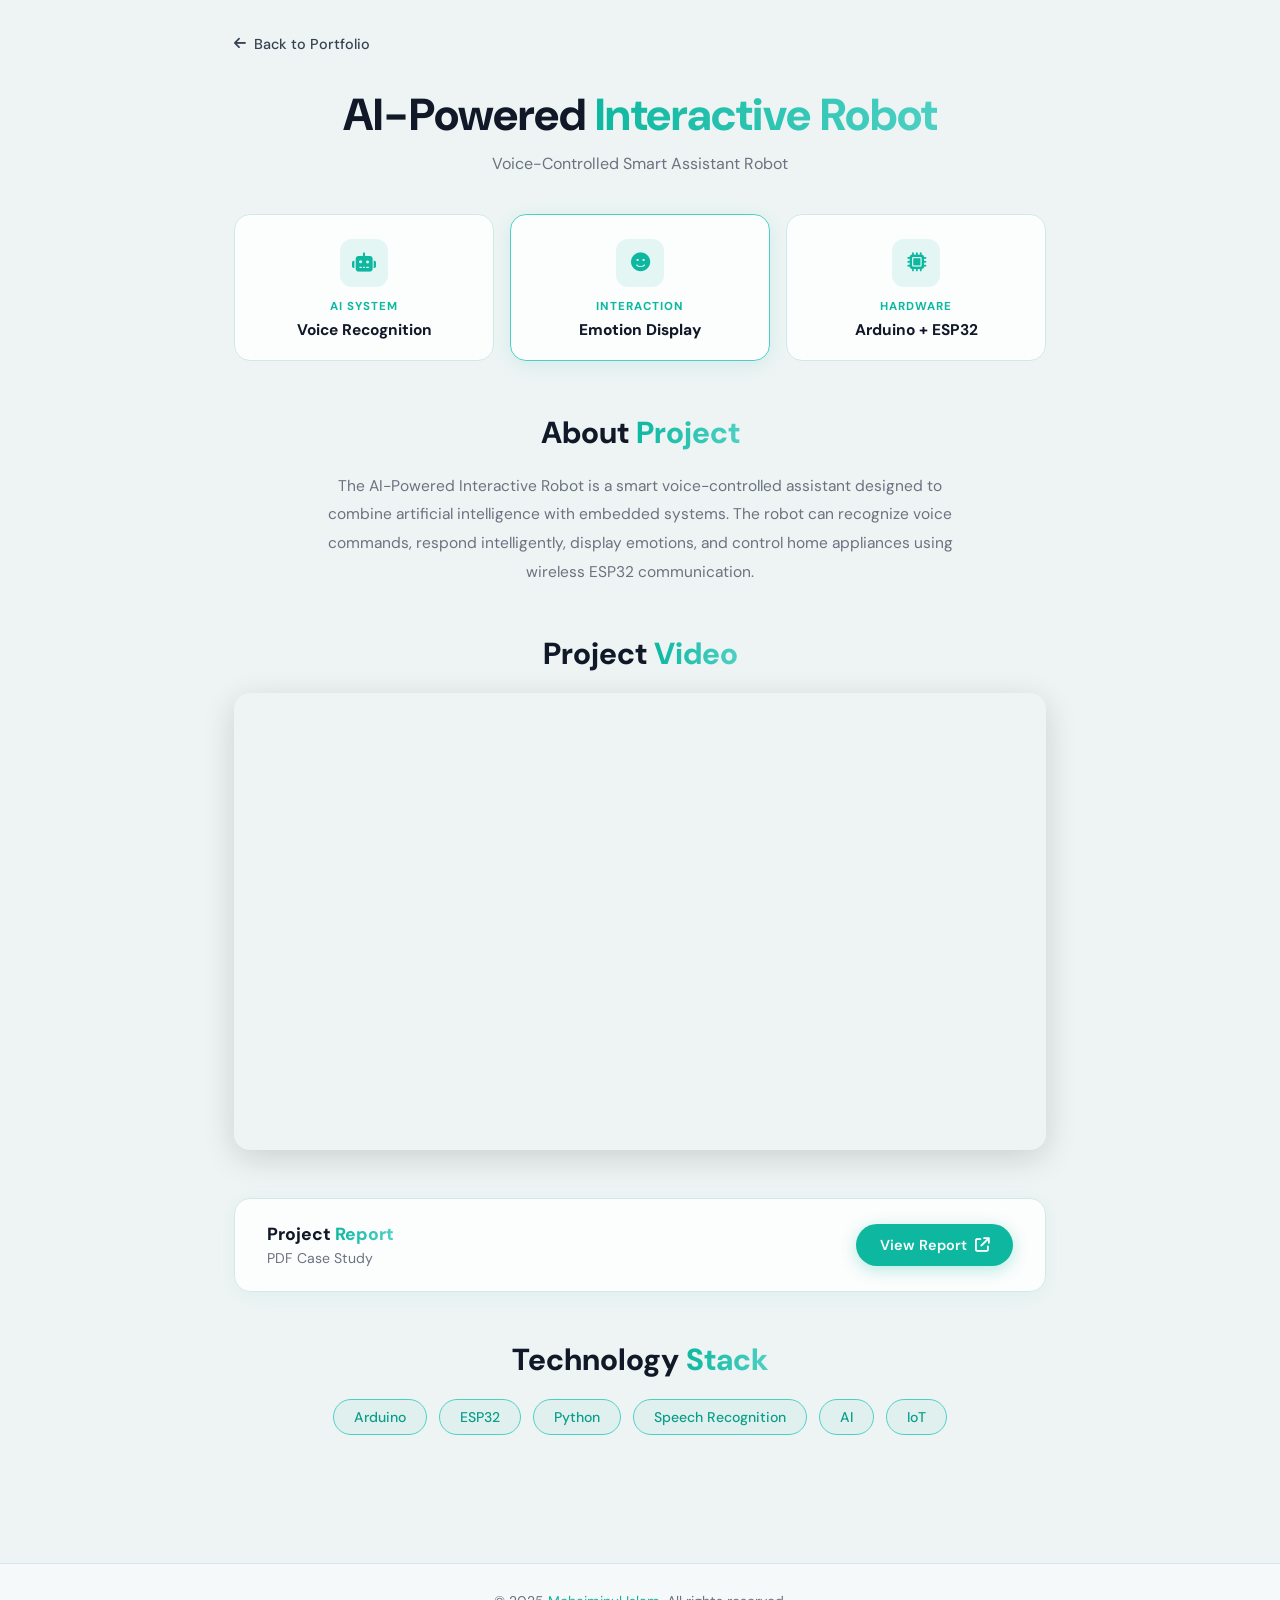
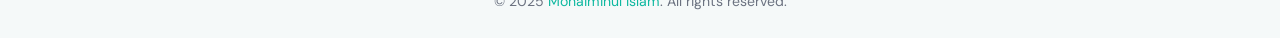
<file: ai-robot.html>
<!DOCTYPE html>
<html lang="en">

<head>
  <meta charset="UTF-8" />
  <meta name="viewport" content="width=device-width, initial-scale=1.0" />
  <title>AI-Powered Interactive Robot | Mohaiminul Islam</title>
  <link rel="preconnect" href="https://fonts.googleapis.com" />
  <link rel="preconnect" href="https://fonts.gstatic.com" crossorigin />
  <link
    href="https://fonts.googleapis.com/css2?family=DM+Sans:wght@400;500;600;700;800&family=Fira+Code:wght@500;700&display=swap"
    rel="stylesheet" />
  <link rel="stylesheet" href="https://cdnjs.cloudflare.com/ajax/libs/font-awesome/6.5.0/css/all.min.css" />
  <link rel="stylesheet" href="css/style.css" />
  <link rel="stylesheet" href="css/darkmode.css" />
  <style>
    /* ── Page layout ── */
    .project-page {
      min-height: 100vh;
      padding: 32px 24px 80px;
      max-width: 860px;
      margin: 0 auto;
    }

    /* ── Back button ── */
    .back-btn {
      display: inline-flex;
      align-items: center;
      gap: 8px;
      font-size: 0.9rem;
      font-weight: 500;
      color: var(--text-mid);
      cursor: pointer;
      margin-bottom: 36px;
      transition: color 0.2s ease;
      background: none;
      border: none;
      padding: 0;
      font-family: 'DM Sans', sans-serif;
    }

    .back-btn:hover {
      color: var(--teal);
    }

    .back-btn i {
      font-size: 0.85rem;
    }

    /* ── Hero heading ── */
    .proj-page-heading {
      text-align: center;
      margin-bottom: 40px;
      animation: fadeInDown 0.7s ease both;
    }

    .proj-page-heading h1 {
      font-size: clamp(1.8rem, 5vw, 2.8rem);
      font-weight: 800;
      color: var(--text-dark);
      line-height: 1.2;
      margin-bottom: 10px;
    }

    .proj-page-heading h1 span {
      background: linear-gradient(90deg, var(--teal), var(--teal-light));
      -webkit-background-clip: text;
      -webkit-text-fill-color: transparent;
      background-clip: text;
    }

    .proj-page-heading .subtitle {
      font-size: 1rem;
      color: var(--text-gray);
      font-weight: 400;
    }

    /* ── Feature cards row ── */
    .feature-cards {
      display: grid;
      grid-template-columns: repeat(3, 1fr);
      gap: 16px;
      margin-bottom: 52px;
      animation: fadeInUp 0.7s ease 0.1s both;
    }

    .feature-card {
      background: rgba(255, 255, 255, 0.8);
      border: 1px solid var(--border);
      border-radius: 16px;
      padding: 24px 16px 20px;
      text-align: center;
      transition: border-color 0.25s ease, box-shadow 0.25s ease, transform 0.25s ease;
    }

    .feature-card:nth-child(2) {
      border-color: var(--teal-light);
      box-shadow: 0 4px 20px rgba(14, 184, 160, 0.12);
    }

    .feature-card:hover {
      border-color: var(--teal);
      box-shadow: 0 6px 24px rgba(14, 184, 160, 0.15);
      transform: translateY(-3px);
    }

    .feature-card .fc-icon {
      width: 48px;
      height: 48px;
      border-radius: 12px;
      background: rgba(14, 184, 160, 0.1);
      color: var(--teal);
      display: flex;
      align-items: center;
      justify-content: center;
      font-size: 1.2rem;
      margin: 0 auto 12px;
    }

    .feature-card .fc-label {
      font-size: 0.72rem;
      font-weight: 700;
      color: var(--teal);
      letter-spacing: 0.08em;
      text-transform: uppercase;
      margin-bottom: 6px;
    }

    .feature-card .fc-value {
      font-size: 0.97rem;
      font-weight: 700;
      color: var(--text-dark);
    }

    .feature-card:nth-child(2) .fc-label,
    .feature-card:nth-child(2) .fc-value {
      font-weight: 800;
    }

    /* ── Section headings inside page ── */
    .pp-section {
      margin-bottom: 48px;
      animation: fadeInUp 0.6s ease both;
    }

    .pp-section:nth-child(3) {
      animation-delay: 0.15s;
    }

    .pp-section:nth-child(4) {
      animation-delay: 0.25s;
    }

    .pp-section:nth-child(5) {
      animation-delay: 0.35s;
    }

    .pp-section:nth-child(6) {
      animation-delay: 0.45s;
    }

    .pp-title {
      text-align: center;
      font-size: clamp(1.4rem, 3.5vw, 1.9rem);
      font-weight: 800;
      color: var(--text-dark);
      margin-bottom: 20px;
    }

    .pp-title span {
      background: linear-gradient(90deg, var(--teal), var(--teal-light));
      -webkit-background-clip: text;
      -webkit-text-fill-color: transparent;
      background-clip: text;
    }

    /* ── About project text ── */
    .pp-about-text {
      text-align: center;
      font-size: 0.97rem;
      color: var(--text-gray);
      line-height: 1.85;
      max-width: 660px;
      margin: 0 auto;
    }

    /* ── Video section ── */
    .video-wrap {
      border-radius: 16px;
      overflow: hidden;
      background: #000;
      position: relative;
      aspect-ratio: 16 / 9;
      cursor: pointer;
      box-shadow: 0 8px 32px rgba(0, 0, 0, 0.15);
    }

    .video-thumb {
      width: 100%;
      height: 100%;
      object-fit: cover;
      display: block;
      transition: opacity 0.3s ease;
    }

    .video-play-btn {
      position: absolute;
      inset: 0;
      display: flex;
      align-items: center;
      justify-content: center;
      background: rgba(0, 0, 0, 0.25);
      transition: background 0.3s ease;
    }

    .video-play-btn:hover {
      background: rgba(0, 0, 0, 0.35);
    }

    .play-circle {
      width: 72px;
      height: 72px;
      border-radius: 50%;
      background: rgba(255, 255, 255, 0.92);
      display: flex;
      align-items: center;
      justify-content: center;
      font-size: 1.6rem;
      color: var(--teal);
      box-shadow: 0 4px 20px rgba(0, 0, 0, 0.25);
      transition: transform 0.2s ease;
    }

    .video-wrap:hover .play-circle {
      transform: scale(1.1);
    }

    /* Google Drive embed iframe */
    .video-iframe-wrap {
      border-radius: 16px;
      overflow: hidden;
      aspect-ratio: 16 / 9;
      box-shadow: 0 8px 32px rgba(0, 0, 0, 0.15);
    }

    .video-iframe-wrap iframe {
      width: 100%;
      height: 100%;
      border: none;
      display: block;
    }

    /* ── Project Report card ── */
    .report-card {
      background: rgba(255, 255, 255, 0.82);
      border: 1px solid var(--border);
      border-radius: 16px;
      padding: 24px 32px;
      display: flex;
      align-items: center;
      justify-content: space-between;
      gap: 20px;
      box-shadow: 0 4px 20px rgba(14, 184, 160, 0.07);
    }

    .report-card-left h3 {
      font-size: 1.1rem;
      font-weight: 800;
      color: var(--text-dark);
      margin-bottom: 4px;
    }

    .report-card-left h3 span {
      background: linear-gradient(90deg, var(--teal), var(--teal-light));
      -webkit-background-clip: text;
      -webkit-text-fill-color: transparent;
      background-clip: text;
    }

    .report-card-left p {
      font-size: 0.88rem;
      color: var(--text-gray);
    }

    .btn-report {
      display: inline-flex;
      align-items: center;
      gap: 8px;
      padding: 12px 24px;
      background: var(--teal);
      color: white;
      border-radius: 999px;
      font-size: 0.9rem;
      font-weight: 600;
      white-space: nowrap;
      transition: all 0.25s ease;
      box-shadow: 0 4px 16px rgba(14, 184, 160, 0.3);
      flex-shrink: 0;
    }

    .btn-report:hover {
      background: var(--teal-dark);
      transform: translateY(-2px);
      box-shadow: 0 6px 20px rgba(14, 184, 160, 0.4);
    }

    /* ── Technology Stack tags ── */
    .tech-tags {
      display: flex;
      flex-wrap: wrap;
      justify-content: center;
      gap: 12px;
    }

    .tech-tags span {
      padding: 8px 20px;
      border: 1.5px solid var(--teal-light);
      border-radius: 999px;
      font-size: 0.88rem;
      font-weight: 500;
      color: var(--teal-dark);
      background: rgba(14, 184, 160, 0.06);
      transition: all 0.25s ease;
    }

    .tech-tags span:hover {
      background: var(--teal);
      color: white;
      border-color: var(--teal);
    }

    /* ── Responsive ── */
    @media (max-width: 600px) {
      .feature-cards {
        grid-template-columns: 1fr;
      }

      .report-card {
        flex-direction: column;
        align-items: flex-start;
      }

      .btn-report {
        width: 100%;
        justify-content: center;
      }
    }
  </style>
</head>

<body>

  <div class="project-page">

    <!-- Back button -->
    <button class="back-btn" onclick="goBackToProjects()">
      <i class="fa-solid fa-arrow-left"></i> Back to Portfolio
    </button>

    <!-- ── Heading ── -->
    <div class="proj-page-heading">
      <h1>AI-Powered <span>Interactive Robot</span></h1>
      <p class="subtitle">Voice-Controlled Smart Assistant Robot</p>
    </div>

    <!-- ── Feature cards ── -->
    <div class="feature-cards">
      <div class="feature-card">
        <div class="fc-icon"><i class="fa-solid fa-robot"></i></div>
        <div class="fc-label">AI System</div>
        <div class="fc-value">Voice Recognition</div>
      </div>
      <div class="feature-card">
        <div class="fc-icon"><i class="fa-solid fa-face-smile"></i></div>
        <div class="fc-label">Interaction</div>
        <div class="fc-value">Emotion Display</div>
      </div>
      <div class="feature-card">
        <div class="fc-icon"><i class="fa-solid fa-microchip"></i></div>
        <div class="fc-label">Hardware</div>
        <div class="fc-value">Arduino + ESP32</div>
      </div>
    </div>

    <!-- ── About Project ── -->
    <div class="pp-section">
      <h2 class="pp-title">About <span>Project</span></h2>
      <p class="pp-about-text">
        The AI-Powered Interactive Robot is a smart voice-controlled assistant designed to combine artificial
        intelligence with embedded systems. The robot can recognize voice commands, respond
        intelligently, display emotions, and control home appliances using wireless ESP32 communication.
      </p>
    </div>

    <!-- ── Project Video ── -->
    <div class="pp-section">
      <h2 class="pp-title">Project <span>Video</span></h2>
      <div class="video-iframe-wrap">
        <iframe src="https://drive.google.com/file/d/1MqaILeNbwnjgKbKI9uFzTZF8RxDJLDPs/preview" allow="autoplay"
          allowfullscreen></iframe>
      </div>
    </div>

    <!-- ── Project Report ── -->
    <div class="pp-section">
      <div class="report-card">
        <div class="report-card-left">
          <h3>Project <span>Report</span></h3>
          <p>PDF Case Study</p>
        </div>
        <a href="https://drive.google.com/file/d/1pEWVEVd-b7zKnuC980sGT7x6vD34o4qe/view" target="_blank"
          class="btn-report">
          View Report <i class="fa-solid fa-arrow-up-right-from-square"></i>
        </a>
      </div>
    </div>

    <!-- ── Technology Stack ── -->
    <div class="pp-section">
      <h2 class="pp-title">Technology <span>Stack</span></h2>
      <div class="tech-tags">
        <span>Arduino</span>
        <span>ESP32</span>
        <span>Python</span>
        <span>Speech Recognition</span>
        <span>AI</span>
        <span>IoT</span>
      </div>
    </div>

  </div><!-- /.project-page -->

  <!-- Footer -->
  <footer>
    <p>&copy; 2025 <span>Mohaiminul Islam</span>. All rights reserved.</p>
  </footer>

  <script>
    // Go back to index.html and scroll to the Projects section
    function goBackToProjects() {
      // Store intent in sessionStorage so index.html knows to scroll to #projects
      sessionStorage.setItem('scrollTo', 'projects');
      window.location.href = 'index.html';
    }
  </script>
  <script src="js/script.js"></script>
  <script src="js/darkmode.js"></script>
</body>

</html>
</file>
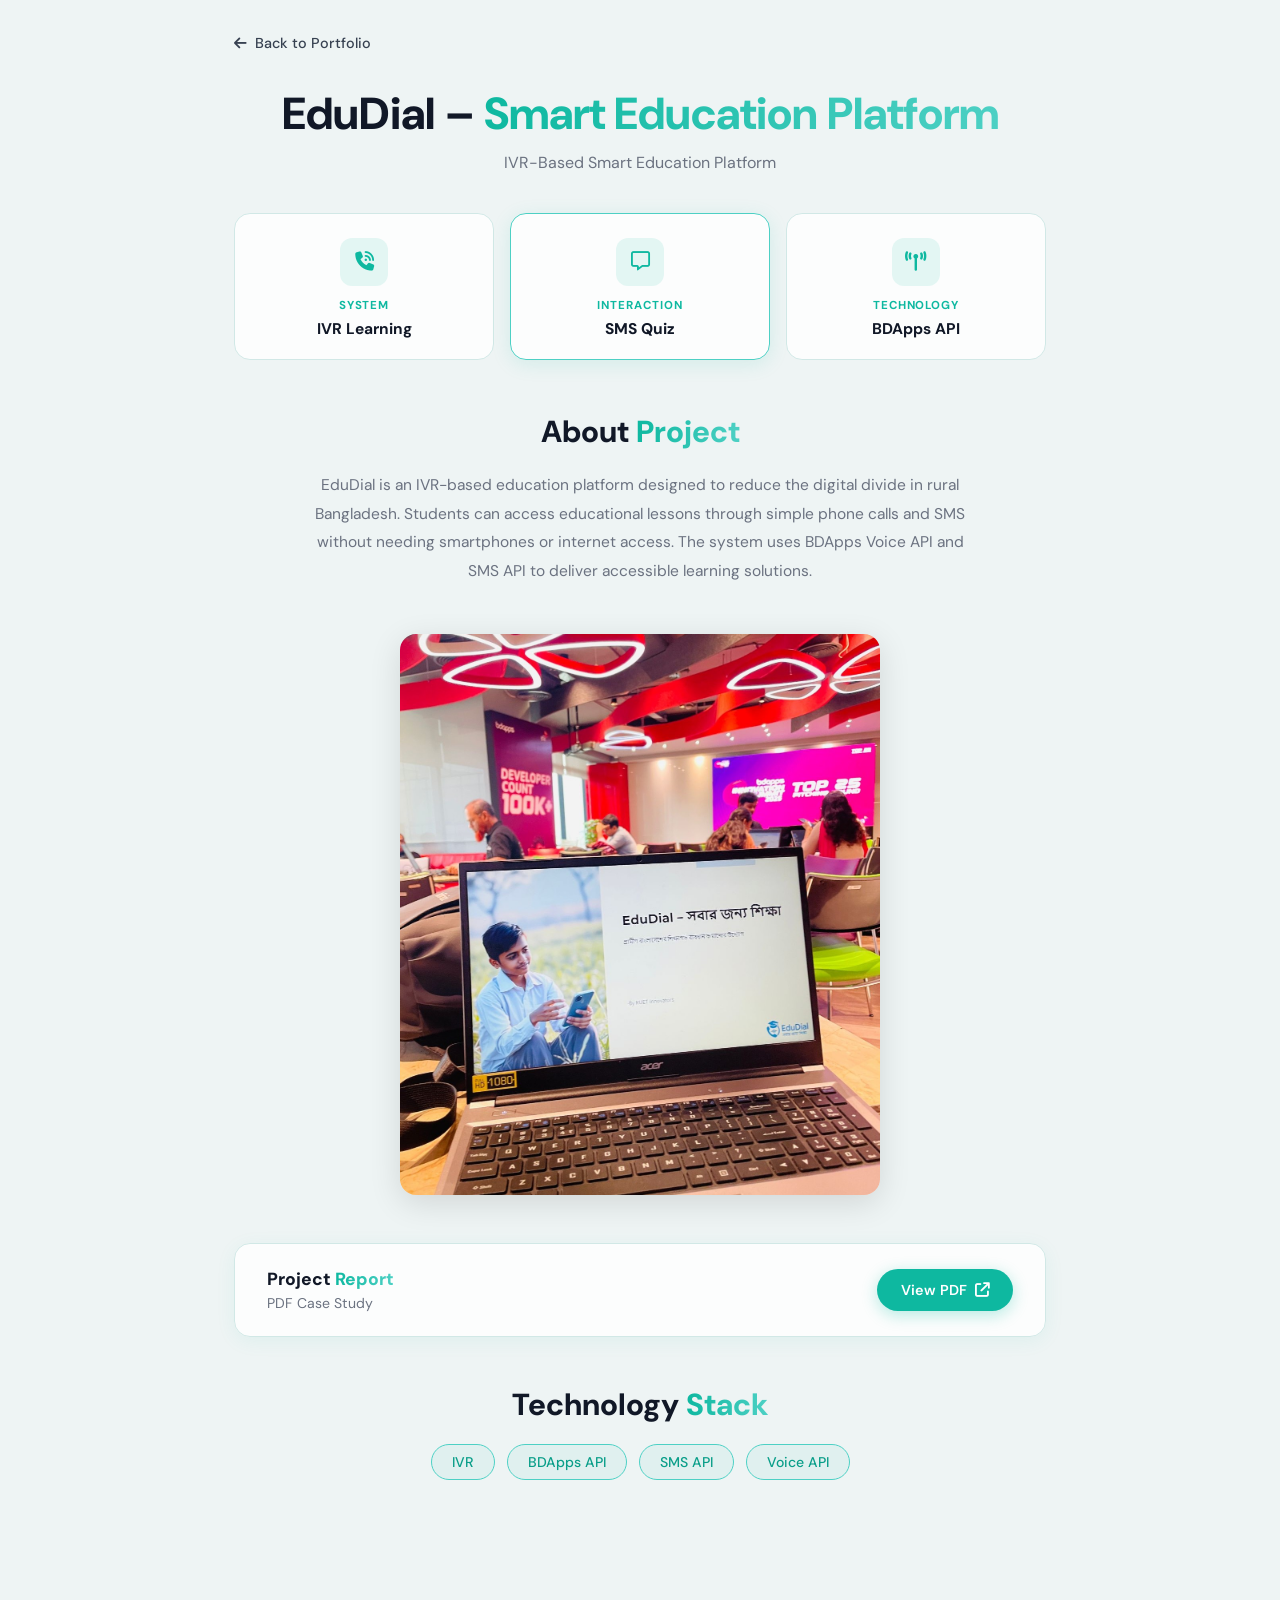
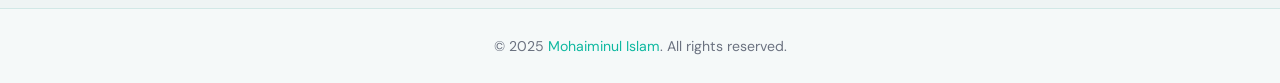
<file: edudial.html>
<!DOCTYPE html>
<html lang="en">

<head>
  <meta charset="UTF-8" />
  <meta name="viewport" content="width=device-width, initial-scale=1.0" />
  <title>EduDial | Mohaiminul Islam</title>
  <link rel="preconnect" href="https://fonts.googleapis.com" />
  <link rel="preconnect" href="https://fonts.gstatic.com" crossorigin />
  <link
    href="https://fonts.googleapis.com/css2?family=DM+Sans:wght@400;500;600;700;800&family=Fira+Code:wght@500;700&display=swap"
    rel="stylesheet" />
  <link rel="stylesheet" href="https://cdnjs.cloudflare.com/ajax/libs/font-awesome/6.5.0/css/all.min.css" />
  <link rel="stylesheet" href="css/style.css" />
  <link rel="stylesheet" href="css/darkmode.css" />
  <style>
    .project-page {
      min-height: 100vh;
      padding: 32px 24px 80px;
      max-width: 860px;
      margin: 0 auto;
    }

    /* Back button */
    .back-btn {
      display: inline-flex;
      align-items: center;
      gap: 8px;
      font-size: 0.9rem;
      font-weight: 500;
      color: var(--text-mid);
      cursor: pointer;
      margin-bottom: 36px;
      transition: color 0.2s ease;
      background: none;
      border: none;
      padding: 0;
      font-family: 'DM Sans', sans-serif;
    }

    .back-btn:hover {
      color: var(--teal);
    }

    /* Hero heading */
    .proj-page-heading {
      text-align: center;
      margin-bottom: 40px;
      animation: fadeInDown 0.7s ease both;
    }

    .proj-page-heading h1 {
      font-size: clamp(1.8rem, 5vw, 2.8rem);
      font-weight: 800;
      color: var(--text-dark);
      line-height: 1.2;
      margin-bottom: 10px;
    }

    .proj-page-heading h1 span {
      background: linear-gradient(90deg, var(--teal), var(--teal-light));
      -webkit-background-clip: text;
      -webkit-text-fill-color: transparent;
      background-clip: text;
    }

    .proj-page-heading .subtitle {
      font-size: 1rem;
      color: var(--text-gray);
    }

    /* Feature cards */
    .feature-cards {
      display: grid;
      grid-template-columns: repeat(3, 1fr);
      gap: 16px;
      margin-bottom: 52px;
      animation: fadeInUp 0.7s ease 0.1s both;
    }

    .feature-card {
      background: rgba(255, 255, 255, 0.8);
      border: 1px solid var(--border);
      border-radius: 16px;
      padding: 24px 16px 20px;
      text-align: center;
      transition: border-color 0.25s, box-shadow 0.25s, transform 0.25s;
    }

    .feature-card:nth-child(2) {
      border-color: var(--teal-light);
      box-shadow: 0 4px 20px rgba(14, 184, 160, 0.12);
    }

    .feature-card:hover {
      border-color: var(--teal);
      box-shadow: 0 6px 24px rgba(14, 184, 160, 0.15);
      transform: translateY(-3px);
    }

    .feature-card .fc-icon {
      width: 48px;
      height: 48px;
      border-radius: 12px;
      background: rgba(14, 184, 160, 0.1);
      color: var(--teal);
      display: flex;
      align-items: center;
      justify-content: center;
      font-size: 1.2rem;
      margin: 0 auto 12px;
    }

    .feature-card .fc-label {
      font-size: 0.72rem;
      font-weight: 700;
      color: var(--teal);
      letter-spacing: 0.08em;
      text-transform: uppercase;
      margin-bottom: 6px;
    }

    .feature-card .fc-value {
      font-size: 0.97rem;
      font-weight: 700;
      color: var(--text-dark);
    }

    .feature-card:nth-child(2) .fc-value {
      font-weight: 800;
    }

    /* Section */
    .pp-section {
      margin-bottom: 48px;
      animation: fadeInUp 0.6s ease both;
    }

    .pp-section:nth-child(3) {
      animation-delay: 0.15s;
    }

    .pp-section:nth-child(4) {
      animation-delay: 0.25s;
    }

    .pp-section:nth-child(5) {
      animation-delay: 0.35s;
    }

    .pp-section:nth-child(6) {
      animation-delay: 0.45s;
    }

    .pp-title {
      text-align: center;
      font-size: clamp(1.4rem, 3.5vw, 1.9rem);
      font-weight: 800;
      color: var(--text-dark);
      margin-bottom: 20px;
    }

    .pp-title span {
      background: linear-gradient(90deg, var(--teal), var(--teal-light));
      -webkit-background-clip: text;
      -webkit-text-fill-color: transparent;
      background-clip: text;
    }

    /* About text */
    .pp-about-text {
      text-align: center;
      font-size: 0.97rem;
      color: var(--text-gray);
      line-height: 1.85;
      max-width: 660px;
      margin: 0 auto;
    }

    /* Project image */
    .proj-image-wrap {
      display: flex;
      justify-content: center;
    }

    .proj-image-wrap img {
      width: 100%;
      max-width: 480px;
      border-radius: 16px;
      object-fit: cover;
      box-shadow: 0 8px 32px rgba(0, 0, 0, 0.12);
      transition: transform 0.3s ease;
    }

    .proj-image-wrap img:hover {
      transform: scale(1.02);
    }

    /* Image placeholder */
    .proj-img-placeholder {
      width: 100%;
      max-width: 480px;
      aspect-ratio: 4/3;
      border-radius: 16px;
      background: linear-gradient(135deg, #d4f0ed, #e8f8f6);
      border: 2px dashed var(--teal);
      display: flex;
      flex-direction: column;
      align-items: center;
      justify-content: center;
      gap: 12px;
      color: var(--teal);
    }

    .proj-img-placeholder i {
      font-size: 2.5rem;
      opacity: 0.5;
    }

    .proj-img-placeholder p {
      font-size: 0.88rem;
      opacity: 0.6;
    }

    /* Report card */
    .report-card {
      background: rgba(255, 255, 255, 0.82);
      border: 1px solid var(--border);
      border-radius: 16px;
      padding: 24px 32px;
      display: flex;
      align-items: center;
      justify-content: space-between;
      gap: 20px;
      box-shadow: 0 4px 20px rgba(14, 184, 160, 0.07);
    }

    .report-card-left h3 {
      font-size: 1.1rem;
      font-weight: 800;
      color: var(--text-dark);
      margin-bottom: 4px;
    }

    .report-card-left h3 span {
      background: linear-gradient(90deg, var(--teal), var(--teal-light));
      -webkit-background-clip: text;
      -webkit-text-fill-color: transparent;
      background-clip: text;
    }

    .report-card-left p {
      font-size: 0.88rem;
      color: var(--text-gray);
    }

    .btn-report {
      display: inline-flex;
      align-items: center;
      gap: 8px;
      padding: 12px 24px;
      background: var(--teal);
      color: white;
      border-radius: 999px;
      font-size: 0.9rem;
      font-weight: 600;
      white-space: nowrap;
      transition: all 0.25s ease;
      box-shadow: 0 4px 16px rgba(14, 184, 160, 0.3);
      flex-shrink: 0;
    }

    .btn-report:hover {
      background: var(--teal-dark);
      transform: translateY(-2px);
      box-shadow: 0 6px 20px rgba(14, 184, 160, 0.4);
    }

    /* Tech tags */
    .tech-tags {
      display: flex;
      flex-wrap: wrap;
      justify-content: center;
      gap: 12px;
    }

    .tech-tags span {
      padding: 8px 20px;
      border: 1.5px solid var(--teal-light);
      border-radius: 999px;
      font-size: 0.88rem;
      font-weight: 500;
      color: var(--teal-dark);
      background: rgba(14, 184, 160, 0.06);
      transition: all 0.25s ease;
    }

    .tech-tags span:hover {
      background: var(--teal);
      color: white;
      border-color: var(--teal);
    }

    @media (max-width: 600px) {
      .feature-cards {
        grid-template-columns: 1fr;
      }

      .report-card {
        flex-direction: column;
        align-items: flex-start;
      }

      .btn-report {
        width: 100%;
        justify-content: center;
      }
    }
  </style>
</head>

<body>

  <div class="project-page">

    <!-- Back button -->
    <button class="back-btn" onclick="goBackToProjects()">
      <i class="fa-solid fa-arrow-left"></i> Back to Portfolio
    </button>

    <!-- Heading -->
    <div class="proj-page-heading">
      <h1>EduDial – <span>Smart Education Platform</span></h1>
      <p class="subtitle">IVR-Based Smart Education Platform</p>
    </div>

    <!-- Feature cards -->
    <div class="feature-cards">
      <div class="feature-card">
        <div class="fc-icon"><i class="fa-solid fa-phone-volume"></i></div>
        <div class="fc-label">System</div>
        <div class="fc-value">IVR Learning</div>
      </div>
      <div class="feature-card">
        <div class="fc-icon"><i class="fa-regular fa-message"></i></div>
        <div class="fc-label">Interaction</div>
        <div class="fc-value">SMS Quiz</div>
      </div>
      <div class="feature-card">
        <div class="fc-icon"><i class="fa-solid fa-tower-broadcast"></i></div>
        <div class="fc-label">Technology</div>
        <div class="fc-value">BDApps API</div>
      </div>
    </div>

    <!-- About Project -->
    <div class="pp-section">
      <h2 class="pp-title">About <span>Project</span></h2>
      <p class="pp-about-text">
        EduDial is an IVR-based education platform designed to reduce the digital divide in rural Bangladesh.
        Students can access educational lessons through simple phone calls and SMS without needing
        smartphones or internet access. The system uses BDApps Voice API and SMS API to deliver
        accessible learning solutions.
      </p>
    </div>

    <!-- Project Image -->
    <div class="pp-section">
      <div class="proj-image-wrap">
        <img src="images/edudial.jpeg" alt="EduDial – Smart Education Platform presentation"
          onerror="this.style.display='none'; this.nextElementSibling.style.display='flex';" />
        <div class="proj-img-placeholder" style="display:none;">
          <i class="fa-regular fa-image"></i>
          <p>Add image: images/edudial-project.jpg</p>
        </div>
      </div>
    </div>

    <!-- Project Report -->
    <div class="pp-section">
      <div class="report-card">
        <div class="report-card-left">
          <h3>Project <span>Report</span></h3>
          <p>PDF Case Study</p>
        </div>
        <a href="https://drive.google.com/file/d/1YZkLMzv-olc4FjEqhw9vE6fNRp22JaGj/view" target="_blank"
          class="btn-report">
          View PDF <i class="fa-solid fa-arrow-up-right-from-square"></i>
        </a>
      </div>
    </div>

    <!-- Technology Stack -->
    <div class="pp-section">
      <h2 class="pp-title">Technology <span>Stack</span></h2>
      <div class="tech-tags">
        <span>IVR</span>
        <span>BDApps API</span>
        <span>SMS API</span>
        <span>Voice API</span>
      </div>
    </div>

  </div><!-- /.project-page -->

  <footer>
    <p>&copy; 2025 <span>Mohaiminul Islam</span>. All rights reserved.</p>
  </footer>

  <script src="js/script.js"></script>
  <script src="js/darkmode.js"></script>
</body>

</html>
</file>
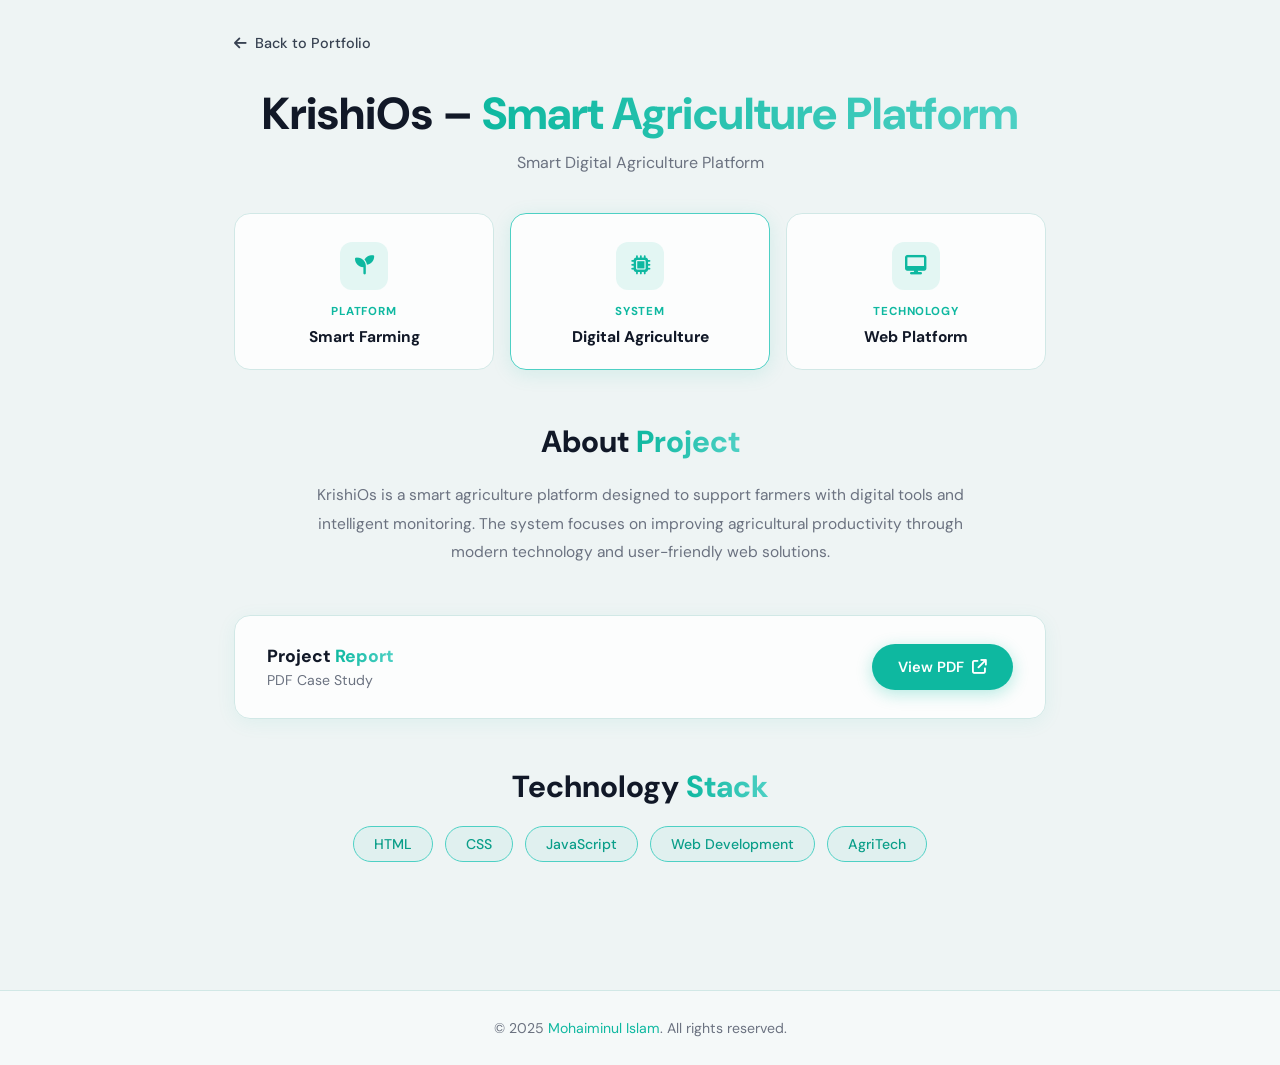
<file: krishiOs.html>
<!DOCTYPE html>
<html lang="en">

<head>
  <meta charset="UTF-8" />
  <meta name="viewport" content="width=device-width, initial-scale=1.0" />
  <title>KrishiOs | Mohaiminul Islam</title>
  <link rel="preconnect" href="https://fonts.googleapis.com" />
  <link rel="preconnect" href="https://fonts.gstatic.com" crossorigin />
  <link
    href="https://fonts.googleapis.com/css2?family=DM+Sans:wght@400;500;600;700;800&family=Fira+Code:wght@500;700&display=swap"
    rel="stylesheet" />
  <link rel="stylesheet" href="https://cdnjs.cloudflare.com/ajax/libs/font-awesome/6.5.0/css/all.min.css" />
  <link rel="stylesheet" href="css/style.css" />
  <link rel="stylesheet" href="css/darkmode.css" />
  <style>
    .project-page {
      min-height: 100vh;
      padding: 32px 24px 80px;
      max-width: 860px;
      margin: 0 auto;
    }

    /* Back button */
    .back-btn {
      display: inline-flex;
      align-items: center;
      gap: 8px;
      font-size: 0.9rem;
      font-weight: 500;
      color: var(--text-mid);
      cursor: pointer;
      margin-bottom: 36px;
      transition: color 0.2s ease;
      background: none;
      border: none;
      padding: 0;
      font-family: 'DM Sans', sans-serif;
    }

    .back-btn:hover {
      color: var(--teal);
    }

    /* Heading */
    .proj-page-heading {
      text-align: center;
      margin-bottom: 40px;
      animation: fadeInDown 0.7s ease both;
    }

    .proj-page-heading h1 {
      font-size: clamp(1.8rem, 5vw, 2.8rem);
      font-weight: 800;
      color: var(--text-dark);
      line-height: 1.2;
      margin-bottom: 10px;
    }

    .proj-page-heading h1 span {
      background: linear-gradient(90deg, var(--teal), var(--teal-light));
      -webkit-background-clip: text;
      -webkit-text-fill-color: transparent;
      background-clip: text;
    }

    .proj-page-heading .subtitle {
      font-size: 1rem;
      color: var(--text-gray);
    }

    /* Feature cards */
    .feature-cards {
      display: grid;
      grid-template-columns: repeat(3, 1fr);
      gap: 16px;
      margin-bottom: 52px;
      animation: fadeInUp 0.7s ease 0.1s both;
    }

    .feature-card {
      background: rgba(255, 255, 255, 0.8);
      border: 1px solid var(--border);
      border-radius: 16px;
      padding: 28px 16px 22px;
      text-align: center;
      transition: border-color 0.25s, box-shadow 0.25s, transform 0.25s;
    }

    .feature-card:nth-child(2) {
      border-color: var(--teal-light);
      box-shadow: 0 4px 20px rgba(14, 184, 160, 0.12);
    }

    .feature-card:hover {
      border-color: var(--teal);
      box-shadow: 0 6px 24px rgba(14, 184, 160, 0.15);
      transform: translateY(-3px);
    }

    .feature-card .fc-icon {
      width: 48px;
      height: 48px;
      border-radius: 12px;
      background: rgba(14, 184, 160, 0.1);
      color: var(--teal);
      display: flex;
      align-items: center;
      justify-content: center;
      font-size: 1.2rem;
      margin: 0 auto 14px;
    }

    .feature-card .fc-label {
      font-size: 0.72rem;
      font-weight: 700;
      color: var(--teal);
      letter-spacing: 0.08em;
      text-transform: uppercase;
      margin-bottom: 8px;
    }

    .feature-card .fc-value {
      font-size: 0.97rem;
      font-weight: 700;
      color: var(--text-dark);
    }

    .feature-card:nth-child(2) .fc-value {
      font-weight: 800;
    }

    /* Sections */
    .pp-section {
      margin-bottom: 48px;
      animation: fadeInUp 0.6s ease both;
    }

    .pp-section:nth-child(3) {
      animation-delay: 0.15s;
    }

    .pp-section:nth-child(4) {
      animation-delay: 0.25s;
    }

    .pp-section:nth-child(5) {
      animation-delay: 0.35s;
    }

    .pp-title {
      text-align: center;
      font-size: clamp(1.4rem, 3.5vw, 1.9rem);
      font-weight: 800;
      color: var(--text-dark);
      margin-bottom: 20px;
    }

    .pp-title span {
      background: linear-gradient(90deg, var(--teal), var(--teal-light));
      -webkit-background-clip: text;
      -webkit-text-fill-color: transparent;
      background-clip: text;
    }

    /* About text */
    .pp-about-text {
      text-align: center;
      font-size: 0.97rem;
      color: var(--text-gray);
      line-height: 1.85;
      max-width: 680px;
      margin: 0 auto;
    }

    /* Report card */
    .report-card {
      background: rgba(255, 255, 255, 0.82);
      border: 1px solid var(--border);
      border-radius: 16px;
      padding: 28px 32px;
      display: flex;
      align-items: center;
      justify-content: space-between;
      gap: 20px;
      box-shadow: 0 4px 20px rgba(14, 184, 160, 0.07);
    }

    .report-card-left h3 {
      font-size: 1.1rem;
      font-weight: 800;
      color: var(--text-dark);
      margin-bottom: 4px;
    }

    .report-card-left h3 span {
      background: linear-gradient(90deg, var(--teal), var(--teal-light));
      -webkit-background-clip: text;
      -webkit-text-fill-color: transparent;
      background-clip: text;
    }

    .report-card-left p {
      font-size: 0.88rem;
      color: var(--text-gray);
    }

    .btn-report {
      display: inline-flex;
      align-items: center;
      gap: 8px;
      padding: 13px 26px;
      background: var(--teal);
      color: white;
      border-radius: 999px;
      font-size: 0.92rem;
      font-weight: 600;
      white-space: nowrap;
      transition: all 0.25s ease;
      box-shadow: 0 4px 16px rgba(14, 184, 160, 0.3);
      flex-shrink: 0;
    }

    .btn-report:hover {
      background: var(--teal-dark);
      transform: translateY(-2px);
      box-shadow: 0 6px 20px rgba(14, 184, 160, 0.4);
    }

    /* Tech tags */
    .tech-tags {
      display: flex;
      flex-wrap: wrap;
      justify-content: center;
      gap: 12px;
    }

    .tech-tags span {
      padding: 8px 20px;
      border: 1.5px solid var(--teal-light);
      border-radius: 999px;
      font-size: 0.88rem;
      font-weight: 500;
      color: var(--teal-dark);
      background: rgba(14, 184, 160, 0.06);
      transition: all 0.25s ease;
    }

    .tech-tags span:hover {
      background: var(--teal);
      color: white;
      border-color: var(--teal);
    }

    @media (max-width: 600px) {
      .feature-cards {
        grid-template-columns: 1fr;
      }

      .report-card {
        flex-direction: column;
        align-items: flex-start;
      }

      .btn-report {
        width: 100%;
        justify-content: center;
      }
    }
  </style>
</head>

<body>

  <div class="project-page">

    <!-- Back button -->
    <button class="back-btn" onclick="goBackToProjects()">
      <i class="fa-solid fa-arrow-left"></i> Back to Portfolio
    </button>

    <!-- Heading -->
    <div class="proj-page-heading">
      <h1>KrishiOs – <span>Smart Agriculture Platform</span></h1>
      <p class="subtitle">Smart Digital Agriculture Platform</p>
    </div>

    <!-- Feature cards -->
    <div class="feature-cards">
      <div class="feature-card">
        <div class="fc-icon"><i class="fa-solid fa-seedling"></i></div>
        <div class="fc-label">Platform</div>
        <div class="fc-value">Smart Farming</div>
      </div>
      <div class="feature-card">
        <div class="fc-icon"><i class="fa-solid fa-microchip"></i></div>
        <div class="fc-label">System</div>
        <div class="fc-value">Digital Agriculture</div>
      </div>
      <div class="feature-card">
        <div class="fc-icon"><i class="fa-solid fa-desktop"></i></div>
        <div class="fc-label">Technology</div>
        <div class="fc-value">Web Platform</div>
      </div>
    </div>

    <!-- About Project -->
    <div class="pp-section">
      <h2 class="pp-title">About <span>Project</span></h2>
      <p class="pp-about-text">
        KrishiOs is a smart agriculture platform designed to support farmers with digital tools and intelligent
        monitoring. The system focuses on improving agricultural productivity through modern technology
        and user-friendly web solutions.
      </p>
    </div>

    <!-- Project Report -->
    <div class="pp-section">
      <div class="report-card">
        <div class="report-card-left">
          <h3>Project <span>Report</span></h3>
          <p>PDF Case Study</p>
        </div>
        <a href="https://drive.google.com/file/d/1OrEdiFFwl8dPKmfuN5xwrwO3KuWVyxX8/view" target="_blank"
          class="btn-report">
          View PDF <i class="fa-solid fa-arrow-up-right-from-square"></i>
        </a>
      </div>
    </div>

    <!-- Technology Stack -->
    <div class="pp-section">
      <h2 class="pp-title">Technology <span>Stack</span></h2>
      <div class="tech-tags">
        <span>HTML</span>
        <span>CSS</span>
        <span>JavaScript</span>
        <span>Web Development</span>
        <span>AgriTech</span>
      </div>
    </div>

  </div><!-- /.project-page -->

  <footer>
    <p>&copy; 2025 <span>Mohaiminul Islam</span>. All rights reserved.</p>
  </footer>

  <script src="js/script.js"></script>
  <script src="js/darkmode.js"></script>
</body>

</html>
</file>
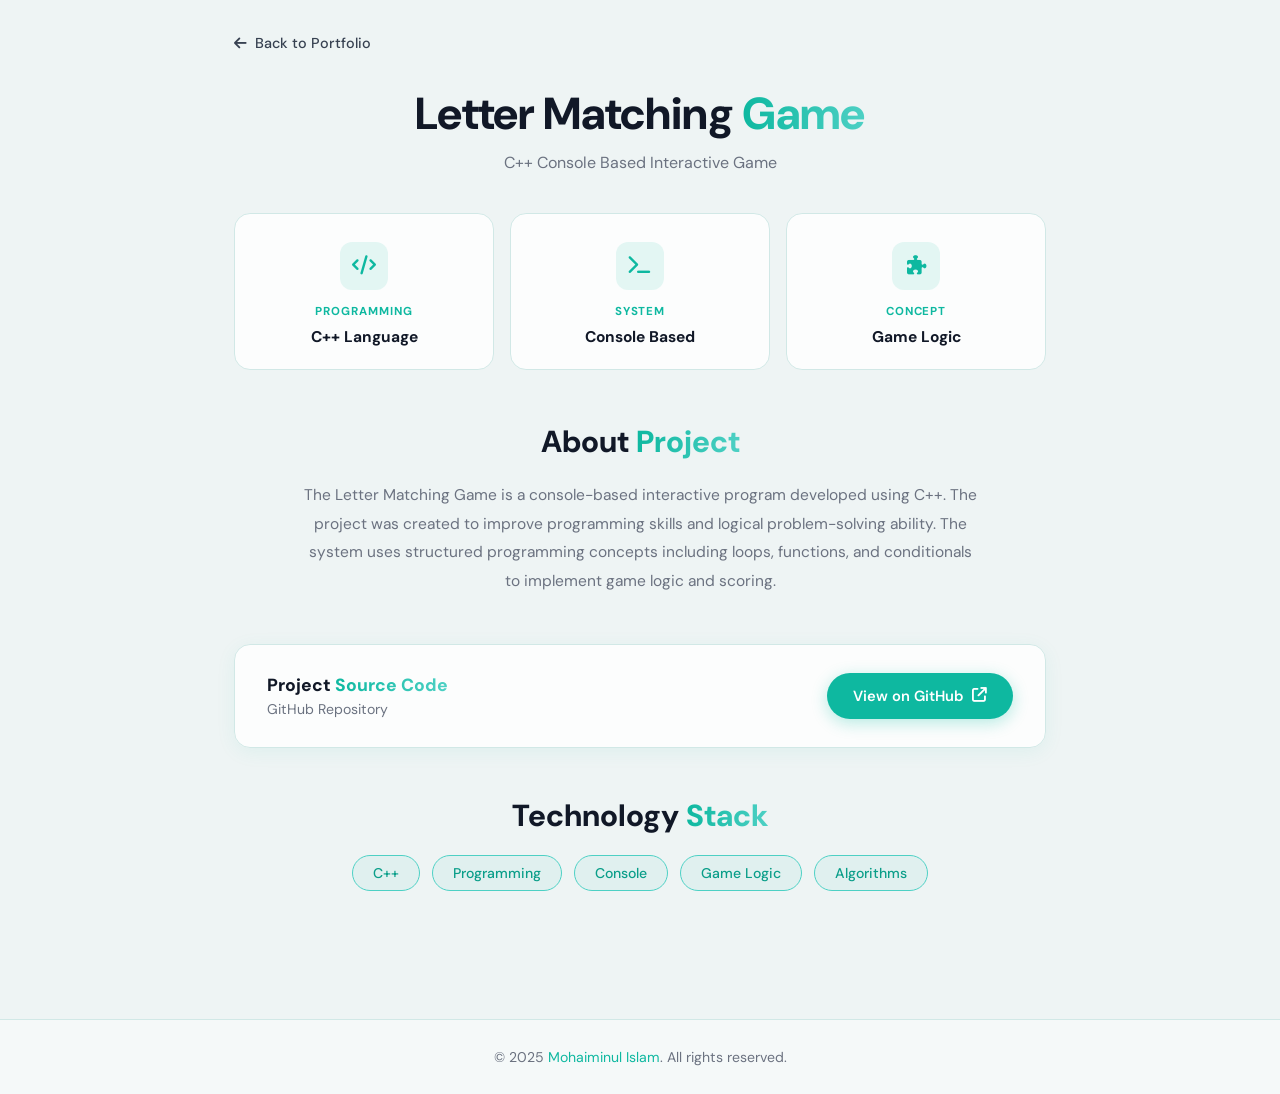
<file: lettermatching.html>
<!DOCTYPE html>
<html lang="en">

<head>
  <meta charset="UTF-8" />
  <meta name="viewport" content="width=device-width, initial-scale=1.0" />
  <title>Letter Matching Game | Mohaiminul Islam</title>
  <link rel="preconnect" href="https://fonts.googleapis.com" />
  <link rel="preconnect" href="https://fonts.gstatic.com" crossorigin />
  <link
    href="https://fonts.googleapis.com/css2?family=DM+Sans:wght@400;500;600;700;800&family=Fira+Code:wght@500;700&display=swap"
    rel="stylesheet" />
  <link rel="stylesheet" href="https://cdnjs.cloudflare.com/ajax/libs/font-awesome/6.5.0/css/all.min.css" />
  <link rel="stylesheet" href="css/style.css" />
  <link rel="stylesheet" href="css/darkmode.css" />
  <style>
    .project-page {
      min-height: 100vh;
      padding: 32px 24px 80px;
      max-width: 860px;
      margin: 0 auto;
    }

    /* Back button */
    .back-btn {
      display: inline-flex;
      align-items: center;
      gap: 8px;
      font-size: 0.9rem;
      font-weight: 500;
      color: var(--text-mid);
      cursor: pointer;
      margin-bottom: 36px;
      transition: color 0.2s ease;
      background: none;
      border: none;
      padding: 0;
      font-family: 'DM Sans', sans-serif;
    }

    .back-btn:hover {
      color: var(--teal);
    }

    /* Heading */
    .proj-page-heading {
      text-align: center;
      margin-bottom: 40px;
      animation: fadeInDown 0.7s ease both;
    }

    .proj-page-heading h1 {
      font-size: clamp(1.8rem, 5vw, 2.8rem);
      font-weight: 800;
      color: var(--text-dark);
      line-height: 1.2;
      margin-bottom: 10px;
    }

    .proj-page-heading h1 span {
      background: linear-gradient(90deg, var(--teal), var(--teal-light));
      -webkit-background-clip: text;
      -webkit-text-fill-color: transparent;
      background-clip: text;
    }

    .proj-page-heading .subtitle {
      font-size: 1rem;
      color: var(--text-gray);
    }

    /* Feature cards */
    .feature-cards {
      display: grid;
      grid-template-columns: repeat(3, 1fr);
      gap: 16px;
      margin-bottom: 52px;
      animation: fadeInUp 0.7s ease 0.1s both;
    }

    .feature-card {
      background: rgba(255, 255, 255, 0.8);
      border: 1px solid var(--border);
      border-radius: 16px;
      padding: 28px 16px 22px;
      text-align: center;
      transition: border-color 0.25s, box-shadow 0.25s, transform 0.25s;
    }

    .feature-card:hover {
      border-color: var(--teal);
      box-shadow: 0 6px 24px rgba(14, 184, 160, 0.15);
      transform: translateY(-3px);
    }

    .feature-card .fc-icon {
      width: 48px;
      height: 48px;
      border-radius: 12px;
      background: rgba(14, 184, 160, 0.1);
      color: var(--teal);
      display: flex;
      align-items: center;
      justify-content: center;
      font-size: 1.2rem;
      margin: 0 auto 14px;
    }

    .feature-card .fc-label {
      font-size: 0.72rem;
      font-weight: 700;
      color: var(--teal);
      letter-spacing: 0.08em;
      text-transform: uppercase;
      margin-bottom: 8px;
    }

    .feature-card .fc-value {
      font-size: 0.97rem;
      font-weight: 700;
      color: var(--text-dark);
    }

    /* Sections */
    .pp-section {
      margin-bottom: 48px;
      animation: fadeInUp 0.6s ease both;
    }

    .pp-section:nth-child(3) {
      animation-delay: 0.15s;
    }

    .pp-section:nth-child(4) {
      animation-delay: 0.25s;
    }

    .pp-section:nth-child(5) {
      animation-delay: 0.35s;
    }

    .pp-title {
      text-align: center;
      font-size: clamp(1.4rem, 3.5vw, 1.9rem);
      font-weight: 800;
      color: var(--text-dark);
      margin-bottom: 20px;
    }

    .pp-title span {
      background: linear-gradient(90deg, var(--teal), var(--teal-light));
      -webkit-background-clip: text;
      -webkit-text-fill-color: transparent;
      background-clip: text;
    }

    /* About text */
    .pp-about-text {
      text-align: center;
      font-size: 0.97rem;
      color: var(--text-gray);
      line-height: 1.85;
      max-width: 680px;
      margin: 0 auto;
    }

    /* Source code card */
    .report-card {
      background: rgba(255, 255, 255, 0.82);
      border: 1px solid var(--border);
      border-radius: 16px;
      padding: 28px 32px;
      display: flex;
      align-items: center;
      justify-content: space-between;
      gap: 20px;
      box-shadow: 0 4px 20px rgba(14, 184, 160, 0.07);
    }

    .report-card-left h3 {
      font-size: 1.1rem;
      font-weight: 800;
      color: var(--text-dark);
      margin-bottom: 4px;
    }

    .report-card-left h3 span {
      background: linear-gradient(90deg, var(--teal), var(--teal-light));
      -webkit-background-clip: text;
      -webkit-text-fill-color: transparent;
      background-clip: text;
    }

    .report-card-left p {
      font-size: 0.88rem;
      color: var(--text-gray);
    }

    .btn-report {
      display: inline-flex;
      align-items: center;
      gap: 8px;
      padding: 13px 26px;
      background: var(--teal);
      color: white;
      border-radius: 999px;
      font-size: 0.92rem;
      font-weight: 600;
      white-space: nowrap;
      transition: all 0.25s ease;
      box-shadow: 0 4px 16px rgba(14, 184, 160, 0.3);
      flex-shrink: 0;
    }

    .btn-report:hover {
      background: var(--teal-dark);
      transform: translateY(-2px);
      box-shadow: 0 6px 20px rgba(14, 184, 160, 0.4);
    }

    /* Tech tags */
    .tech-tags {
      display: flex;
      flex-wrap: wrap;
      justify-content: center;
      gap: 12px;
    }

    .tech-tags span {
      padding: 8px 20px;
      border: 1.5px solid var(--teal-light);
      border-radius: 999px;
      font-size: 0.88rem;
      font-weight: 500;
      color: var(--teal-dark);
      background: rgba(14, 184, 160, 0.06);
      transition: all 0.25s ease;
    }

    .tech-tags span:hover {
      background: var(--teal);
      color: white;
      border-color: var(--teal);
    }

    @media (max-width: 600px) {
      .feature-cards {
        grid-template-columns: 1fr;
      }

      .report-card {
        flex-direction: column;
        align-items: flex-start;
      }

      .btn-report {
        width: 100%;
        justify-content: center;
      }
    }
  </style>
</head>

<body>

  <div class="project-page">

    <!-- Back button -->
    <button class="back-btn" onclick="goBackToProjects()">
      <i class="fa-solid fa-arrow-left"></i> Back to Portfolio
    </button>

    <!-- Heading -->
    <div class="proj-page-heading">
      <h1>Letter Matching <span>Game</span></h1>
      <p class="subtitle">C++ Console Based Interactive Game</p>
    </div>

    <!-- Feature cards -->
    <div class="feature-cards">
      <div class="feature-card">
        <div class="fc-icon"><i class="fa-solid fa-code"></i></div>
        <div class="fc-label">Programming</div>
        <div class="fc-value">C++ Language</div>
      </div>
      <div class="feature-card">
        <div class="fc-icon"><i class="fa-solid fa-terminal"></i></div>
        <div class="fc-label">System</div>
        <div class="fc-value">Console Based</div>
      </div>
      <div class="feature-card">
        <div class="fc-icon"><i class="fa-solid fa-puzzle-piece"></i></div>
        <div class="fc-label">Concept</div>
        <div class="fc-value">Game Logic</div>
      </div>
    </div>

    <!-- About Project -->
    <div class="pp-section">
      <h2 class="pp-title">About <span>Project</span></h2>
      <p class="pp-about-text">
        The Letter Matching Game is a console-based interactive program developed using C++. The project
        was created to improve programming skills and logical problem-solving ability. The system uses
        structured programming concepts including loops, functions, and conditionals to implement game
        logic and scoring.
      </p>
    </div>

    <!-- Project Source Code -->
    <div class="pp-section">
      <div class="report-card">
        <div class="report-card-left">
          <h3>Project <span>Source Code</span></h3>
          <p>GitHub Repository</p>
        </div>
        <a href="https://github.com/Mahiiim/Letter-Matching-Game" target="_blank" class="btn-report">
          View on GitHub <i class="fa-solid fa-arrow-up-right-from-square"></i>
        </a>
      </div>
    </div>

    <!-- Technology Stack -->
    <div class="pp-section">
      <h2 class="pp-title">Technology <span>Stack</span></h2>
      <div class="tech-tags">
        <span>C++</span>
        <span>Programming</span>
        <span>Console</span>
        <span>Game Logic</span>
        <span>Algorithms</span>
      </div>
    </div>

  </div><!-- /.project-page -->

  <footer>
    <p>&copy; 2025 <span>Mohaiminul Islam</span>. All rights reserved.</p>
  </footer>

  <script src="js/script.js"></script>
  <script src="js/darkmode.js"></script>
</body>

</html>
</file>
<file: css/style.css>
/* ========== CSS VARIABLES ========== */
:root {
  --teal: #0eb8a0;
  --teal-dark: #0a9e89;
  --teal-light: #4dd0c4;
  --bg: #eef4f4;
  --text-dark: #111827;
  --text-mid: #374151;
  --text-gray: #6b7280;
  --white: #ffffff;
  --border: #d1e8e6;
  --nav-height: 68px;
}

/* ========== RESET ========== */
*,
*::before,
*::after {
  margin: 0;
  padding: 0;
  box-sizing: border-box;
}

html {
  scroll-behavior: smooth;
}

body {
  font-family: 'DM Sans', sans-serif;
  background-color: var(--bg);
  color: var(--text-dark);
  min-height: 100vh;
  overflow-x: hidden;
}

a {
  text-decoration: none;
  color: inherit;
}

/* ========== NAVBAR ========== */
nav {
  position: fixed;
  top: 0;
  left: 0;
  width: 100%;
  height: var(--nav-height);
  display: flex;
  align-items: center;
  justify-content: space-between;
  padding: 0 40px;
  background: rgba(238, 244, 244, 0.85);
  backdrop-filter: blur(12px);
  -webkit-backdrop-filter: blur(12px);
  border-bottom: 1px solid rgba(209, 232, 230, 0.5);
  z-index: 1000;
  transition: background 0.3s ease, box-shadow 0.3s ease;
}

nav.scrolled {
  background: rgba(238, 244, 244, 0.97);
  box-shadow: 0 2px 20px rgba(14, 184, 160, 0.1);
}

.nav-logo {
  font-family: 'Fira Code', monospace;
  font-size: 1.3rem;
  font-weight: 700;
  color: var(--teal);
  cursor: pointer;
}

.nav-links {
  display: flex;
  align-items: center;
  gap: 28px;
  list-style: none;
}

.nav-links a {
  font-size: 0.93rem;
  font-weight: 500;
  color: var(--text-mid);
  position: relative;
  transition: color 0.25s ease;
  cursor: pointer;
}

.nav-links a::after {
  content: '';
  position: absolute;
  bottom: -3px;
  left: 0;
  width: 0;
  height: 2px;
  background: var(--teal);
  border-radius: 2px;
  transition: width 0.25s ease;
}

.nav-links a:hover,
.nav-links a.active {
  color: var(--teal);
}

.nav-links a:hover::after,
.nav-links a.active::after {
  width: 100%;
}

.nav-right {
  display: flex;
  align-items: center;
  gap: 18px;
}

.nav-icon {
  color: var(--text-mid);
  font-size: 1.2rem;
  transition: color 0.25s ease;
  cursor: pointer;
  display: flex;
  align-items: center;
}

.nav-icon:hover {
  color: var(--teal);
}

.hamburger {
  display: none;
  flex-direction: column;
  gap: 5px;
  cursor: pointer;
  padding: 4px;
}

.hamburger span {
  display: block;
  width: 22px;
  height: 2px;
  background: var(--text-mid);
  border-radius: 2px;
  transition: all 0.3s ease;
}

.hamburger.open span:nth-child(1) {
  transform: translateY(7px) rotate(45deg);
}

.hamburger.open span:nth-child(2) {
  opacity: 0;
}

.hamburger.open span:nth-child(3) {
  transform: translateY(-7px) rotate(-45deg);
}

.mobile-menu {
  display: none;
  position: fixed;
  top: var(--nav-height);
  left: 0;
  width: 100%;
  background: rgba(238, 244, 244, 0.98);
  backdrop-filter: blur(12px);
  border-bottom: 1px solid var(--border);
  padding: 20px 40px;
  flex-direction: column;
  gap: 16px;
  z-index: 999;
}

.mobile-menu.open {
  display: flex;
}

.mobile-menu a {
  font-size: 1rem;
  font-weight: 500;
  color: var(--text-mid);
  padding: 8px 0;
  border-bottom: 1px solid var(--border);
  transition: color 0.2s;
  cursor: pointer;
}

.mobile-menu a:hover {
  color: var(--teal);
}

/* ========== SECTIONS ========== */
section {
  min-height: 100vh;
  padding: calc(var(--nav-height) + 60px) 40px 80px;
  scroll-margin-top: calc(var(--nav-height) + 10px);
}

section:not(#home) {
  border-top: 1px solid rgba(209, 232, 230, 0.5);
}

/* ========== SHARED HEADING ========== */
.section-heading {
  text-align: center;
  margin-bottom: 52px;
  animation: fadeInDown 0.7s ease both;
}

.section-heading h2 {
  font-size: clamp(2rem, 5vw, 2.8rem);
  font-weight: 800;
  color: var(--text-dark);
}

.section-heading h2 span {
  background: linear-gradient(90deg, var(--teal), var(--teal-light));
  -webkit-background-clip: text;
  -webkit-text-fill-color: transparent;
  background-clip: text;
}

.section-heading h2.all-teal {
  background: linear-gradient(90deg, var(--teal), var(--teal-light));
  -webkit-background-clip: text;
  -webkit-text-fill-color: transparent;
  background-clip: text;
}

.heading-line {
  width: 60px;
  height: 3px;
  background: var(--teal);
  border-radius: 2px;
  margin: 14px auto 0;
}

.section-heading .sub-text {
  font-size: 1rem;
  color: var(--text-gray);
  margin-top: 8px;
}

/* ==============================
   HOME
   ============================== */
#home {
  display: flex;
  flex-direction: column;
  align-items: center;
  justify-content: center;
  text-align: center;
  padding-top: calc(var(--nav-height) + 40px);
  position: relative;
  overflow: hidden;
}

#home::before {
  content: '';
  position: absolute;
  top: 10%;
  left: 5%;
  width: 420px;
  height: 420px;
  background: radial-gradient(circle, rgba(14, 184, 160, 0.12) 0%, transparent 70%);
  border-radius: 50%;
  pointer-events: none;
}

#home::after {
  content: '';
  position: absolute;
  bottom: 15%;
  right: 5%;
  width: 320px;
  height: 320px;
  background: radial-gradient(circle, rgba(14, 184, 160, 0.08) 0%, transparent 70%);
  border-radius: 50%;
  pointer-events: none;
}

.hero-avatar {
  position: relative;
  width: 180px;
  height: 180px;
  margin-bottom: 28px;
  animation: fadeInDown 0.8s ease both;
}

.hero-avatar::before {
  content: '';
  position: absolute;
  inset: -6px;
  border-radius: 50%;
  background: conic-gradient(var(--teal), var(--teal-light), transparent, var(--teal));
  animation: spin 6s linear infinite;
  opacity: 0.5;
  z-index: -1;
}

.hero-avatar img {
  width: 180px;
  height: 180px;
  border-radius: 50%;
  object-fit: cover;
  object-position: top;
  border: 3px solid var(--teal-light);
  display: block;
}

.hero-avatar .avatar-placeholder {
  width: 180px;
  height: 180px;
  border-radius: 50%;
  background: linear-gradient(135deg, #c8e6e4, #a0d4d0);
  border: 3px solid var(--teal-light);
  display: flex;
  align-items: center;
  justify-content: center;
  font-size: 4rem;
  color: var(--teal-dark);
}

.hero-avatar .badge {
  position: absolute;
  bottom: 8px;
  right: 4px;
  width: 34px;
  height: 34px;
  border-radius: 50%;
  background: var(--teal);
  border: 3px solid var(--bg);
  display: flex;
  align-items: center;
  justify-content: center;
  color: white;
  font-size: 0.85rem;
}

.hero-name {
  font-size: clamp(2.8rem, 7vw, 5rem);
  font-weight: 800;
  line-height: 1.1;
  margin-bottom: 20px;
  animation: fadeInUp 0.8s ease 0.2s both;
}

.hero-name .first {
  color: var(--text-dark);
}

.hero-name .last {
  background: linear-gradient(90deg, var(--teal), var(--teal-light));
  -webkit-background-clip: text;
  -webkit-text-fill-color: transparent;
  background-clip: text;
}

.hero-tagline {
  font-size: clamp(0.95rem, 2vw, 1.1rem);
  color: var(--text-gray);
  max-width: 520px;
  line-height: 1.7;
  margin-bottom: 28px;
  animation: fadeInUp 0.8s ease 0.35s both;
}

.hero-tags {
  display: flex;
  flex-wrap: wrap;
  justify-content: center;
  gap: 10px;
  margin-bottom: 44px;
  animation: fadeInUp 0.8s ease 0.5s both;
}

.hero-tags span {
  padding: 7px 18px;
  border: 1.5px solid var(--border);
  border-radius: 999px;
  font-size: 0.88rem;
  font-weight: 500;
  color: var(--text-mid);
  background: rgba(255, 255, 255, 0.7);
  transition: all 0.25s ease;
}

.hero-tags span:hover {
  border-color: var(--teal);
  color: var(--teal);
}

.hero-cta {
  display: flex;
  align-items: center;
  gap: 14px;
  margin-bottom: 18px;
  flex-wrap: wrap;
  justify-content: center;
  animation: fadeInUp 0.8s ease 0.65s both;
  position: relative;
}

.hero-cta .arrow-indicator {
  position: absolute;
  top: -28px;
  left: 50%;
  transform: translateX(-50%);
  color: var(--text-gray);
  animation: bounce 1.5s infinite;
}

.btn-primary {
  display: inline-flex;
  align-items: center;
  gap: 8px;
  padding: 13px 28px;
  background: var(--teal);
  color: white;
  border-radius: 999px;
  font-size: 0.95rem;
  font-weight: 600;
  border: none;
  cursor: pointer;
  transition: all 0.25s ease;
  box-shadow: 0 4px 20px rgba(14, 184, 160, 0.35);
}

.btn-primary:hover {
  background: var(--teal-dark);
  transform: translateY(-2px);
  box-shadow: 0 8px 28px rgba(14, 184, 160, 0.45);
}

.btn-secondary {
  display: inline-flex;
  align-items: center;
  gap: 8px;
  padding: 13px 28px;
  background: transparent;
  color: var(--text-dark);
  border-radius: 999px;
  font-size: 0.95rem;
  font-weight: 600;
  border: 1.5px solid var(--border);
  cursor: pointer;
  transition: all 0.25s ease;
}

.btn-secondary:hover {
  border-color: var(--teal);
  color: var(--teal);
  transform: translateY(-2px);
}

.hero-resume {
  animation: fadeInUp 0.8s ease 0.8s both;
}

.btn-resume {
  display: inline-flex;
  align-items: center;
  gap: 8px;
  padding: 12px 28px;
  background: rgba(255, 255, 255, 0.6);
  border: 1.5px solid var(--border);
  border-radius: 999px;
  font-size: 0.9rem;
  font-weight: 500;
  color: var(--text-mid);
  cursor: pointer;
  transition: all 0.25s ease;
}

.btn-resume:hover {
  border-color: var(--teal);
  color: var(--teal);
  transform: translateY(-2px);
}

/* ==============================
   ABOUT
   ============================== */
#about {
  display: flex;
  flex-direction: column;
  align-items: center;
  justify-content: center;
}

.about-card {
  background: rgba(255, 255, 255, 0.75);
  border: 1px solid var(--border);
  border-radius: 18px;
  padding: 42px 44px;
  max-width: 820px;
  width: 100%;
  box-shadow: 0 4px 32px rgba(14, 184, 160, 0.07);
  animation: fadeInUp 0.7s ease 0.15s both;
}

.about-card h3 {
  font-size: 1.35rem;
  font-weight: 700;
  color: var(--text-dark);
  margin-bottom: 18px;
}

.about-card p {
  font-size: 1rem;
  color: var(--text-gray);
  line-height: 1.85;
  margin-bottom: 32px;
}

.info-grid {
  display: grid;
  grid-template-columns: 1fr 1fr;
  gap: 14px;
}

.info-box {
  background: #f3f7f7;
  border: 1px solid #e2eeec;
  border-radius: 12px;
  padding: 16px 20px;
  transition: border-color 0.25s ease, box-shadow 0.25s ease;
}

.info-box:hover {
  border-color: var(--teal);
  box-shadow: 0 4px 16px rgba(14, 184, 160, 0.1);
}

.info-box .label {
  font-size: 0.8rem;
  color: var(--text-gray);
  font-weight: 500;
  margin-bottom: 4px;
}

.info-box .value {
  font-size: 1rem;
  font-weight: 700;
  color: var(--text-dark);
}

/* ==============================
   EDUCATION
   ============================== */
#education {
  display: flex;
  flex-direction: column;
  align-items: center;
  justify-content: center;
}

.edu-content {
  width: 100%;
  max-width: 820px;
}

.timeline-label {
  font-size: 1.15rem;
  font-weight: 700;
  color: var(--text-dark);
  display: flex;
  align-items: center;
  gap: 10px;
  margin-bottom: 28px;
}

.timeline-label i {
  color: var(--teal);
  font-size: 1.2rem;
}

.timeline {
  display: flex;
  flex-direction: column;
  position: relative;
  padding-left: 36px;
}

.timeline::before {
  content: '';
  position: absolute;
  left: 14px;
  top: 18px;
  bottom: 18px;
  width: 2px;
  background: linear-gradient(to bottom, var(--teal), transparent);
  border-radius: 2px;
}

.timeline-item {
  position: relative;
  margin-bottom: 20px;
}

.timeline-dot {
  position: absolute;
  left: -29px;
  top: 20px;
  width: 18px;
  height: 18px;
  border-radius: 50%;
  border: 2.5px solid var(--teal);
  background: var(--bg);
  transition: background 0.25s ease;
}

.timeline-item:hover .timeline-dot {
  background: var(--teal);
}

.timeline-card {
  background: rgba(255, 255, 255, 0.75);
  border: 1px solid var(--border);
  border-radius: 14px;
  padding: 22px 28px;
  transition: box-shadow 0.25s ease, border-color 0.25s ease;
}

.timeline-card:hover {
  border-color: var(--teal);
  box-shadow: 0 4px 24px rgba(14, 184, 160, 0.1);
}

.timeline-card h4 {
  font-size: 1rem;
  font-weight: 700;
  color: var(--text-dark);
  margin-bottom: 6px;
}

.tl-institution {
  font-size: 0.92rem;
  color: var(--text-gray);
  margin-bottom: 8px;
}

.tl-date {
  font-size: 0.88rem;
  color: var(--teal);
  font-weight: 500;
  display: flex;
  align-items: center;
  gap: 6px;
}

/* ==============================
   PROJECTS
   ============================== */
#projects {
  max-width: 1200px;
  margin: 0 auto;
}

.proj-grid {
  display: grid;
  grid-template-columns: repeat(3, 1fr);
  gap: 24px;
}

.proj-card {
  border-radius: 18px;
  overflow: hidden;
  border: 1px solid var(--border);
  background: rgba(255, 255, 255, 0.8);
  display: flex;
  flex-direction: column;
  transition: transform 0.25s ease, box-shadow 0.25s ease;
  animation: fadeInUp 0.6s ease both;
}

.proj-card:nth-child(1) {
  animation-delay: 0.1s
}

.proj-card:nth-child(2) {
  animation-delay: 0.2s
}

.proj-card:nth-child(3) {
  animation-delay: 0.3s
}

.proj-card:nth-child(4) {
  animation-delay: 0.4s
}

.proj-card:hover {
  transform: translateY(-4px);
  box-shadow: 0 12px 36px rgba(14, 184, 160, 0.13);
}

.proj-card-top {
  display: flex;
  align-items: center;
  gap: 16px;
  padding: 22px 24px;
}

.proj-card--teal .proj-card-top {
  background: linear-gradient(135deg, #d4f5f0, #e8faf7);
}

.proj-card--blue .proj-card-top {
  background: linear-gradient(135deg, #d4e8f5, #e8f3fa);
}

.proj-card--purple .proj-card-top {
  background: linear-gradient(135deg, #e8d4f5, #f3e8fa);
}

.proj-icon {
  width: 48px;
  height: 48px;
  border-radius: 12px;
  display: flex;
  align-items: center;
  justify-content: center;
  font-size: 1.3rem;
  flex-shrink: 0;
}

.proj-icon--teal {
  background: rgba(14, 184, 160, 0.15);
  color: var(--teal);
}

.proj-icon--blue {
  background: rgba(59, 130, 246, 0.15);
  color: #3b82f6;
}

.proj-icon--purple {
  background: rgba(139, 92, 246, 0.15);
  color: #8b5cf6;
}

.proj-card-top h3 {
  font-size: 1rem;
  font-weight: 700;
  color: var(--text-dark);
  line-height: 1.3;
}

.proj-meta {
  font-size: 0.82rem;
  color: var(--text-gray);
  margin-top: 2px;
}

.proj-card-body {
  padding: 20px 24px 24px;
  display: flex;
  flex-direction: column;
  flex: 1;
}

.proj-tag-label {
  font-size: 0.82rem;
  font-weight: 600;
  color: var(--teal);
  margin-bottom: 8px;
}

.proj-desc {
  font-size: 0.92rem;
  color: var(--text-gray);
  line-height: 1.65;
  margin-bottom: 14px;
}

.proj-bullets {
  list-style: none;
  padding: 0;
  margin-bottom: 16px;
  display: flex;
  flex-direction: column;
  gap: 5px;
}

.proj-bullets li {
  font-size: 0.86rem;
  color: var(--text-gray);
  padding-left: 14px;
  position: relative;
  line-height: 1.5;
}

.proj-bullets li::before {
  content: '•';
  position: absolute;
  left: 0;
  color: var(--teal);
  font-weight: 700;
}

.proj-tags {
  display: flex;
  flex-wrap: wrap;
  gap: 8px;
  margin-bottom: 20px;
}

.proj-tags span {
  padding: 4px 12px;
  border: 1.5px solid var(--border);
  border-radius: 999px;
  font-size: 0.78rem;
  font-weight: 500;
  color: var(--text-mid);
  background: rgba(255, 255, 255, 0.7);
}

.btn-view-project {
  display: inline-flex;
  align-items: center;
  gap: 8px;
  padding: 11px 24px;
  background: var(--teal);
  color: white;
  border-radius: 999px;
  font-size: 0.88rem;
  font-weight: 600;
  cursor: pointer;
  transition: all 0.25s ease;
  align-self: flex-start;
  margin-top: auto;
  box-shadow: 0 4px 16px rgba(14, 184, 160, 0.3);
}

.btn-view-project:hover {
  background: var(--teal-dark);
  transform: translateY(-2px);
}

/* ==============================
   ACHIEVEMENTS
   ============================== */
#achievements {
  display: flex;
  flex-direction: column;
  align-items: center;
}

.achieve-cards-wrap {
  display: flex;
  flex-direction: column;
  gap: 32px;
  width: 100%;
  max-width: 1000px;
}

.achieve-card {
  background: rgba(255, 255, 255, 0.82);
  border: 1px solid var(--border);
  border-radius: 18px;
  padding: 36px 40px;
  box-shadow: 0 4px 28px rgba(14, 184, 160, 0.07);
  animation: fadeInUp 0.7s ease both;
}

.achieve-card:nth-child(1) {
  animation-delay: 0.1s
}

.achieve-card:nth-child(2) {
  animation-delay: 0.25s
}

.achieve-card-text {
  margin-bottom: 28px;
}

.achieve-card-text h3 {
  font-size: 1.35rem;
  font-weight: 800;
  color: var(--text-dark);
  margin-bottom: 6px;
}

.achieve-award {
  font-size: 1rem;
  font-weight: 600;
  color: var(--teal);
  margin-bottom: 16px;
}

.achieve-desc {
  font-size: 0.97rem;
  color: var(--text-gray);
  line-height: 1.85;
}

.achieve-gallery--3 {
  display: grid;
  grid-template-columns: repeat(3, 1fr);
  gap: 16px;
}

.achieve-gallery--1 {
  display: flex;
  justify-content: center;
}

.achieve-gallery--1 .achieve-img-wrap {
  width: 100%;
  max-width: 480px;
  aspect-ratio: 4/3;
}

.achieve-img-wrap {
  position: relative;
  border-radius: 12px;
  overflow: hidden;
  aspect-ratio: 4/3;
  background: #dde8e8;
  cursor: pointer;
}

.achieve-img-wrap img {
  width: 100%;
  height: 100%;
  object-fit: cover;
  display: block;
  transition: transform 0.4s ease;
}

.achieve-img-wrap:hover img {
  transform: scale(1.05);
}

.img-overlay {
  position: absolute;
  inset: 0;
  background: rgba(0, 0, 0, 0);
  transition: background 0.3s ease;
}

.achieve-img-wrap:hover .img-overlay {
  background: rgba(0, 0, 0, 0.1);
}

.achieve-img-wrap.img-placeholder {
  display: flex;
  align-items: center;
  justify-content: center;
  background: linear-gradient(135deg, #d4f0ed, #e8f8f6);
  border: 2px dashed var(--teal);
}

.achieve-img-wrap.img-placeholder::after {
  content: '\f03e';
  font-family: 'Font Awesome 6 Free';
  font-weight: 900;
  font-size: 2rem;
  color: var(--teal);
  opacity: 0.45;
}

.achieve-img-wrap.img-placeholder img {
  display: none;
}

/* ==============================
   SKILLS
   ============================== */
#skills {
  max-width: 1200px;
  margin: 0 auto;
}

.skills-grid {
  display: grid;
  grid-template-columns: repeat(3, 1fr);
  gap: 24px;
}

.skill-card {
  background: rgba(255, 255, 255, 0.8);
  border: 1px solid var(--border);
  border-radius: 18px;
  padding: 28px 26px;
  transition: box-shadow 0.25s ease, transform 0.25s ease;
  animation: fadeInUp 0.6s ease both;
}

.skill-card:nth-child(1) {
  animation-delay: 0.1s
}

.skill-card:nth-child(2) {
  animation-delay: 0.2s
}

.skill-card:nth-child(3) {
  animation-delay: 0.3s
}

.skill-card:nth-child(4) {
  animation-delay: 0.4s
}

.skill-card:nth-child(5) {
  animation-delay: 0.5s
}

.skill-card:hover {
  transform: translateY(-3px);
  box-shadow: 0 8px 30px rgba(14, 184, 160, 0.1);
}

.skill-card-header {
  display: flex;
  align-items: center;
  gap: 14px;
  margin-bottom: 24px;
}

.skill-icon {
  width: 42px;
  height: 42px;
  border-radius: 10px;
  display: flex;
  align-items: center;
  justify-content: center;
  font-size: 1.1rem;
  flex-shrink: 0;
}

.skill-icon--teal {
  background: rgba(14, 184, 160, 0.12);
  color: var(--teal);
}

.skill-card-header h3 {
  font-size: 1.05rem;
  font-weight: 700;
  color: var(--text-dark);
}

.skill-list {
  display: flex;
  flex-direction: column;
  gap: 16px;
}

.skill-info {
  display: flex;
  align-items: center;
  gap: 8px;
  margin-bottom: 6px;
}

.skill-logo {
  width: 20px;
  height: 20px;
  display: flex;
  align-items: center;
  justify-content: center;
  flex-shrink: 0;
}

.skill-logo img {
  width: 18px;
  height: 18px;
  object-fit: contain;
}

.skill-logo--text {
  font-size: 0.75rem;
  font-weight: 800;
  color: var(--teal);
  background: rgba(14, 184, 160, 0.1);
  border-radius: 4px;
  width: 20px;
  height: 20px;
  display: flex;
  align-items: center;
  justify-content: center;
}

.skill-logo--esp {
  color: #3b82f6;
  font-size: 0.85rem;
}

.skill-logo--proteus {
  color: #f59e0b;
  font-size: 0.85rem;
}

.skill-logo--ms {
  color: #0078d4;
  font-size: 0.95rem;
}

.skill-logo--tex {
  font-size: 0.6rem;
  font-weight: 700;
  color: #555;
  letter-spacing: -1px;
  white-space: nowrap;
}

.skill-name {
  font-size: 0.9rem;
  font-weight: 500;
  color: var(--text-dark);
  flex: 1;
  margin-left: 2px;
}

.skill-pct {
  font-size: 0.88rem;
  font-weight: 600;
  color: var(--text-gray);
  margin-left: auto;
  white-space: nowrap;
}

.skill-bar {
  width: 100%;
  height: 7px;
  background: #e5eeec;
  border-radius: 999px;
  overflow: hidden;
}

.skill-fill {
  height: 100%;
  width: 0%;
  background: linear-gradient(90deg, var(--teal), var(--teal-light));
  border-radius: 999px;
  transition: width 1.1s cubic-bezier(0.4, 0, 0.2, 1);
}

/* ==============================
   CONTACT
   ============================== */
#contact {
  max-width: 1100px;
  margin: 0 auto;
}

.contact-layout {
  display: grid;
  grid-template-columns: 1fr 1fr;
  gap: 40px;
  align-items: start;
}

.contact-info-title,
.contact-form-title {
  font-size: 1.2rem;
  font-weight: 700;
  color: var(--text-dark);
  margin-bottom: 24px;
}

.contact-info-list {
  display: flex;
  flex-direction: column;
  gap: 14px;
  animation: fadeInUp 0.7s ease 0.1s both;
}

.contact-info-item {
  display: flex;
  align-items: center;
  gap: 16px;
  background: rgba(255, 255, 255, 0.8);
  border: 1px solid var(--border);
  border-radius: 14px;
  padding: 16px 20px;
  transition: border-color 0.25s ease, box-shadow 0.25s ease, transform 0.25s ease;
}

.contact-info-item:hover {
  border-color: var(--teal);
  box-shadow: 0 4px 20px rgba(14, 184, 160, 0.1);
  transform: translateX(4px);
}

.contact-info-icon {
  width: 42px;
  height: 42px;
  border-radius: 10px;
  background: rgba(14, 184, 160, 0.1);
  color: var(--teal);
  display: flex;
  align-items: center;
  justify-content: center;
  font-size: 1rem;
  flex-shrink: 0;
}

.contact-info-text {
  display: flex;
  flex-direction: column;
  gap: 2px;
}

.ci-label {
  font-size: 0.78rem;
  color: var(--text-gray);
  font-weight: 500;
}

.ci-value {
  font-size: 0.97rem;
  font-weight: 700;
  color: var(--text-dark);
}

.ci-link {
  color: var(--text-dark);
  transition: color 0.2s;
}

.ci-link:hover {
  color: var(--teal);
}

.contact-form-card {
  background: rgba(255, 255, 255, 0.82);
  border: 1px solid var(--border);
  border-radius: 18px;
  padding: 36px;
  box-shadow: 0 4px 28px rgba(14, 184, 160, 0.07);
  animation: fadeInUp 0.7s ease 0.2s both;
}

.contact-form {
  display: flex;
  flex-direction: column;
  gap: 16px;
}

.form-input,
.form-textarea {
  width: 100%;
  padding: 14px 18px;
  background: #f3f7f7;
  border: 1.5px solid #e2eeec;
  border-radius: 10px;
  font-size: 0.95rem;
  font-family: 'DM Sans', sans-serif;
  color: var(--text-dark);
  outline: none;
  transition: border-color 0.25s ease, box-shadow 0.25s ease;
  resize: none;
}

.form-input::placeholder,
.form-textarea::placeholder {
  color: #9ca8a8;
}

.form-input:focus,
.form-textarea:focus {
  border-color: var(--teal);
  box-shadow: 0 0 0 3px rgba(14, 184, 160, 0.12);
  background: #fff;
}

.btn-send {
  width: 100%;
  padding: 15px;
  background: var(--teal);
  color: white;
  border: none;
  border-radius: 999px;
  font-size: 1rem;
  font-weight: 700;
  font-family: 'DM Sans', sans-serif;
  cursor: pointer;
  display: flex;
  align-items: center;
  justify-content: center;
  gap: 10px;
  transition: all 0.25s ease;
  box-shadow: 0 4px 20px rgba(14, 184, 160, 0.35);
  margin-top: 4px;
}


.btn-send:hover {
  background: var(--teal-dark);
  transform: translateY(-2px);
}

.btn-send:disabled {
  opacity: 0.65;
  cursor: not-allowed;
  transform: none;
}

.form-success,
.form-error {
  display: flex;
  align-items: center;
  gap: 10px;
  padding: 14px 18px;
  border-radius: 10px;
  font-size: 0.92rem;
  font-weight: 500;
  margin-bottom: 16px;
  animation: fadeInDown 0.4s ease both;
}

.form-success {
  background: rgba(14, 184, 160, 0.1);
  border: 1.5px solid var(--teal);
  color: var(--teal-dark);
}

.form-error {
  background: rgba(239, 68, 68, 0.08);
  border: 1.5px solid #ef4444;
  color: #dc2626;
}

/* ==============================
   LIGHTBOX
   ============================== */
.lightbox {
  display: none;
  position: fixed;
  inset: 0;
  background: rgba(0, 0, 0, 0.88);
  z-index: 9999;
  align-items: center;
  justify-content: center;
}

.lightbox.open {
  display: flex;
}

.lightbox img {
  max-width: 90vw;
  max-height: 85vh;
  border-radius: 12px;
  box-shadow: 0 20px 60px rgba(0, 0, 0, 0.5);
  animation: fadeInDown 0.3s ease both;
}

.lightbox-close {
  position: absolute;
  top: 24px;
  right: 28px;
  color: white;
  font-size: 2rem;
  cursor: pointer;
  transition: color 0.2s;
}

.lightbox-close:hover {
  color: var(--teal);
}

/* ==============================
   FOOTER
   ============================== */
footer {
  text-align: center;
  padding: 28px 40px;
  border-top: 1px solid var(--border);
  color: var(--text-gray);
  font-size: 0.88rem;
  background: rgba(255, 255, 255, 0.4);
}

footer span {
  color: var(--teal);
}

/* ==============================
   ANIMATIONS
   ============================== */
@keyframes fadeInDown {
  from {
    opacity: 0;
    transform: translateY(-20px)
  }

  to {
    opacity: 1;
    transform: translateY(0)
  }
}

@keyframes fadeInUp {
  from {
    opacity: 0;
    transform: translateY(20px)
  }

  to {
    opacity: 1;
    transform: translateY(0)
  }
}

@keyframes bounce {

  0%,
  100% {
    transform: translateX(-50%) translateY(0)
  }

  50% {
    transform: translateX(-50%) translateY(5px)
  }
}

@keyframes spin {
  to {
    transform: rotate(360deg)
  }
}

/* ==============================
   RESPONSIVE
   ============================== */
@media (max-width:1024px) {
  .proj-grid {
    grid-template-columns: repeat(2, 1fr);
  }

  .skills-grid {
    grid-template-columns: repeat(2, 1fr);
  }
}

@media (max-width:780px) {
  .contact-layout {
    grid-template-columns: 1fr;
  }

  .achieve-gallery--3 {
    grid-template-columns: 1fr;
  }
}

@media (max-width:768px) {
  nav {
    padding: 0 20px;
  }

  .nav-links {
    display: none;
  }

  .nav-icon.social-icon {
    display: none;
  }

  .hamburger {
    display: flex;
  }

  section {
    padding-left: 20px;
    padding-right: 20px;
  }
}

@media (max-width:580px) {
  .proj-grid {
    grid-template-columns: 1fr;
  }

  .skills-grid {
    grid-template-columns: 1fr;
  }

  .info-grid {
    grid-template-columns: 1fr;
  }

  .about-card {
    padding: 28px 20px;
  }

  .achieve-card {
    padding: 24px 18px;
  }

  .hero-cta {
    flex-direction: column;
    width: 100%;
    max-width: 300px;
  }

  .btn-primary,
  .btn-secondary,
  .btn-resume {
    width: 100%;
    justify-content: center;
  }
}
</file>
<file: css/darkmode.css>
/* ============================================================
   DARK MODE + SETTINGS MENU
   Paste this at the very BOTTOM of css/style.css
   ============================================================ */

/* ── Dark mode variables ──────────────────────────────────── */
body.dark {
  --bg: #0f1117;
  --bg-light: #161b26;
  --text-dark: #f1f5f9;
  --text-mid: #cbd5e1;
  --text-gray: #94a3b8;
  --border: #1e2d3d;
  --white: #1a2332;
  --teal: #0eb8a0;
  --teal-dark: #0a9e89;
  --teal-light: #4dd0c4;
}

/* Smooth transition for everything when switching modes */
body,
nav,
.about-card,
.info-box,
.timeline-card,
.proj-card,
.skill-card,
.achieve-card,
.contact-info-item,
.contact-form-card,
.report-card,
.feature-card,
.mobile-menu,
footer,
section {
  transition: background-color 0.3s ease, border-color 0.3s ease,
    color 0.3s ease, box-shadow 0.3s ease;
}

/* ── Dark mode overrides ─────────────────────────────────── */
body.dark {
  background-color: var(--bg);
  color: var(--text-dark);
}

/* Navbar */
body.dark nav {
  background: rgba(15, 17, 23, 0.88);
  border-bottom-color: rgba(30, 45, 61, 0.7);
}

body.dark nav.scrolled {
  background: rgba(15, 17, 23, 0.97);
  box-shadow: 0 2px 20px rgba(0, 0, 0, 0.4);
}

/* Cards */
body.dark .about-card,
body.dark .timeline-card,
body.dark .skill-card,
body.dark .achieve-card,
body.dark .contact-form-card,
body.dark .report-card,
body.dark .feature-card {
  background: rgba(22, 27, 38, 0.95);
  border-color: #1e2d3d;
}

body.dark .proj-card {
  background: rgba(22, 27, 38, 0.95);
  border-color: #1e2d3d;
}

body.dark .proj-card--teal .proj-card-top {
  background: linear-gradient(135deg, #0d2420, #0f2b26);
}

body.dark .proj-card--blue .proj-card-top {
  background: linear-gradient(135deg, #0d1a2e, #0f2035);
}

body.dark .proj-card--purple .proj-card-top {
  background: linear-gradient(135deg, #1a0d2e, #1e1035);
}

body.dark .contact-info-item {
  background: rgba(22, 27, 38, 0.95);
  border-color: #1e2d3d;
}

/* Info boxes */
body.dark .info-box {
  background: rgba(30, 40, 55, 0.8);
  border-color: #1e2d3d;
}

/* Skill bar background */
body.dark .skill-bar {
  background: #1e2d3d;
}

/* Form inputs */
body.dark .form-input,
body.dark .form-textarea {
  background: #161b26;
  border-color: #1e2d3d;
  color: var(--text-dark);
}

body.dark .form-input:focus,
body.dark .form-textarea:focus {
  background: #1a2030;
  border-color: var(--teal);
}

/* Mobile menu */
body.dark .mobile-menu {
  background: rgba(15, 17, 23, 0.98);
  border-bottom-color: #1e2d3d;
}

body.dark .mobile-menu a {
  border-bottom-color: #1e2d3d;
}

/* Hero background blobs stay subtle */
body.dark #home::before {
  background: radial-gradient(circle, rgba(14, 184, 160, 0.07) 0%, transparent 70%);
}

body.dark #home::after {
  background: radial-gradient(circle, rgba(14, 184, 160, 0.05) 0%, transparent 70%);
}

/* Section dividers */
body.dark section:not(#home) {
  border-top-color: rgba(30, 45, 61, 0.6);
}

/* Proj tags */
body.dark .proj-tags span,
body.dark .hero-tags span {
  background: rgba(30, 45, 61, 0.8);
  border-color: #1e2d3d;
  color: var(--text-mid);
}

/* Footer */
body.dark footer {
  background: rgba(15, 17, 23, 0.6);
  border-top-color: #1e2d3d;
}

/* Timeline dot bg */
body.dark .timeline-dot {
  background: var(--bg);
}

/* ── Settings dropdown menu ──────────────────────────────── */
.settings-btn {
  position: relative;
  display: flex;
  align-items: center;
  justify-content: center;
  width: 34px;
  height: 34px;
  cursor: pointer;
  color: var(--text-mid);
  font-size: 1.15rem;
  transition: color 0.2s ease;
  flex-shrink: 0;
}

.settings-btn:hover {
  color: var(--teal);
}

body.dark .btn-resume {
  background: rgba(14, 184, 160, 0.15);
  border-color: var(--teal);
  color: var(--teal);
}

body.dark .btn-resume:hover {
  background: var(--teal);
  color: white;
}

.settings-dropdown {
  position: absolute;
  top: calc(100% + 12px);
  right: 0;
  width: 200px;
  background: var(--white);
  border: 1px solid var(--border);
  border-radius: 14px;
  padding: 8px;
  box-shadow: 0 8px 32px rgba(0, 0, 0, 0.12);
  z-index: 2000;
  opacity: 0;
  transform: translateY(-8px) scale(0.97);
  pointer-events: none;
  transition: opacity 0.2s ease, transform 0.2s ease;
}

body.dark .settings-dropdown {
  background: #161b26;
  border-color: #1e2d3d;
  box-shadow: 0 8px 32px rgba(0, 0, 0, 0.5);
}

.settings-dropdown.open {
  opacity: 1;
  transform: translateY(0) scale(1);
  pointer-events: all;
}

.settings-item {
  display: flex;
  align-items: center;
  justify-content: space-between;
  gap: 10px;
  padding: 10px 12px;
  border-radius: 9px;
  cursor: pointer;
  font-size: 0.92rem;
  font-weight: 500;
  color: var(--text-mid);
  transition: background 0.18s ease, color 0.18s ease;
  user-select: none;
}

.settings-item:hover {
  background: rgba(14, 184, 160, 0.08);
  color: var(--text-dark);
}

body.dark .settings-item:hover {
  background: rgba(14, 184, 160, 0.1);
}

.settings-item .si-left {
  display: flex;
  align-items: center;
  gap: 10px;
}

.settings-item i.si-icon {
  font-size: 1rem;
  width: 18px;
  text-align: center;
  color: var(--text-gray);
}

.settings-item:hover i.si-icon {
  color: var(--teal);
}

.settings-item .si-check {
  color: var(--teal);
  font-size: 0.85rem;
  opacity: 0;
  transition: opacity 0.2s;
}

.settings-item.active .si-check {
  opacity: 1;
}

.settings-divider {
  height: 1px;
  background: var(--border);
  margin: 6px 0;
}

body.dark .settings-divider {
  background: #1e2d3d;
}

/* ── Mobile theme toggle button ─────────────────────────── */
/* Small sun/moon icon button shown only on mobile, left of hamburger */
.mobile-theme-btn {
  display: none;
  align-items: center;
  justify-content: center;
  width: 34px;
  height: 34px;
  border-radius: 50%;
  background: rgba(14, 184, 160, 0.1);
  color: var(--teal);
  font-size: 1rem;
  cursor: pointer;
  border: 1.5px solid rgba(14, 184, 160, 0.25);
  transition: all 0.25s ease;
  flex-shrink: 0;
}

.mobile-theme-btn:hover {
  background: rgba(14, 184, 160, 0.2);
}

/* ── Responsive: show mobile toggle, hide desktop settings on mobile ── */
@media (max-width: 768px) {
  .settings-btn {
    display: none;
  }

  .mobile-theme-btn {
    display: flex;
  }
}

body.dark .form-label { color: #4a5568; }
body.dark .form-field:focus-within .form-label { color: var(--teal); }
</file>
